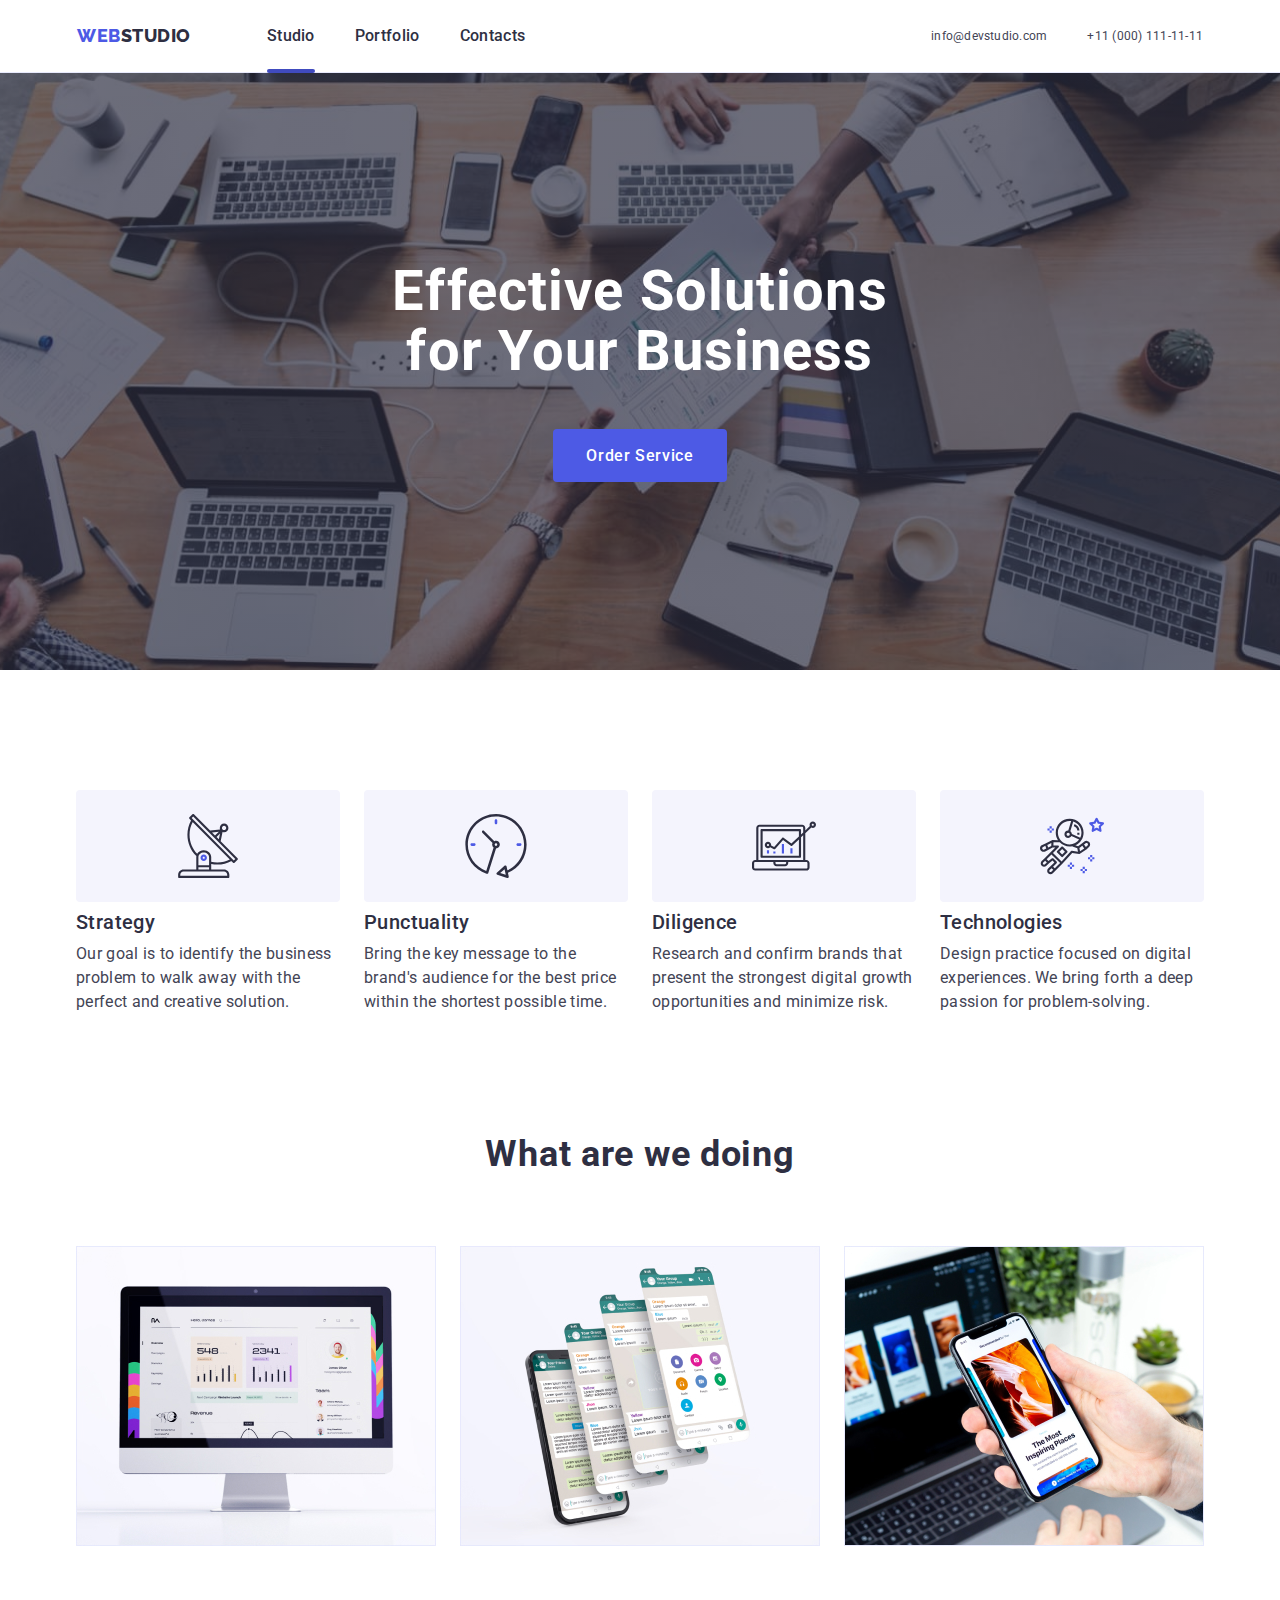
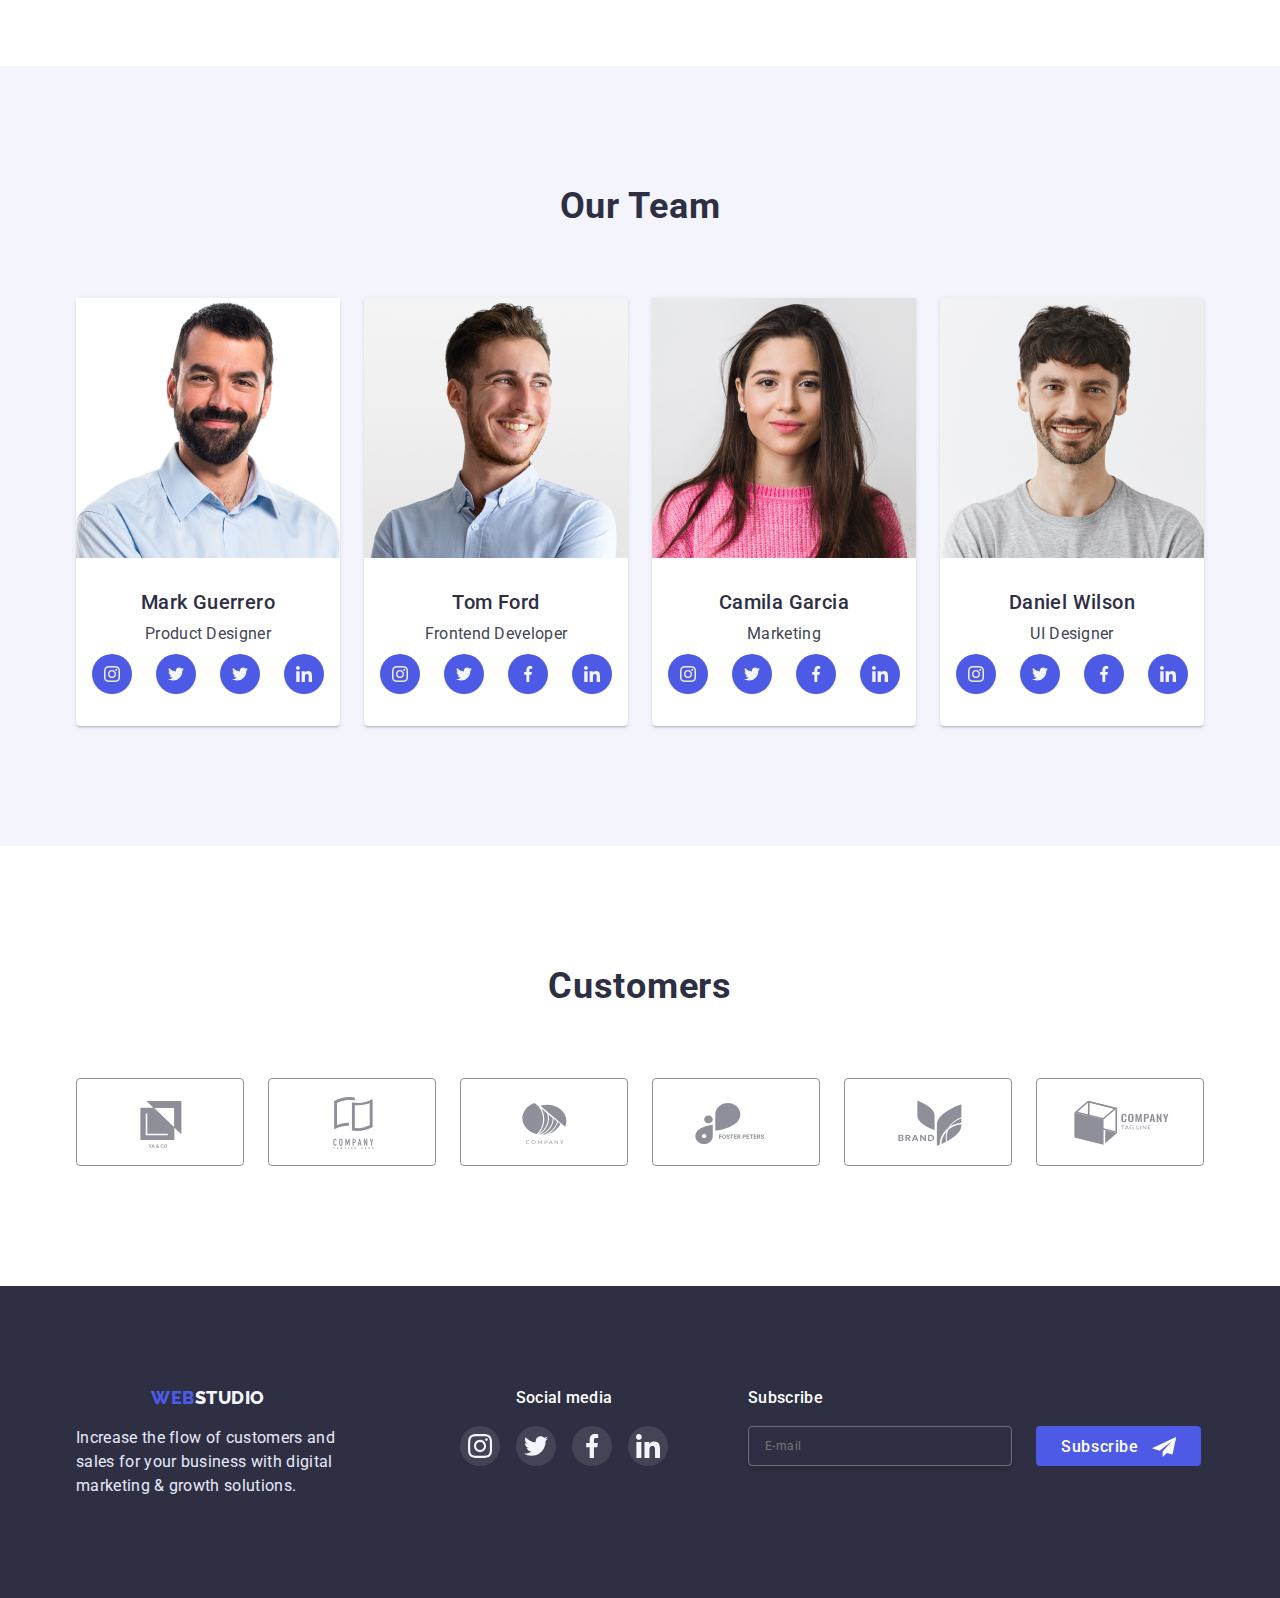
<file: index.html>
<!DOCTYPE html>
<html lang="en">
<head>
    <meta charset="UTF-8">
    <meta http-equiv="X-UA-Compatible" content="IE=edge">
    <meta name="viewport" content="width=device-width, initial-scale=1.0">
    <title>Webstudio</title>
    <link rel="preconnect" href="https://fonts.googleapis.com">
    <link rel="preconnect" href="https://fonts.gstatic.com" crossorigin>
    <link href="https://fonts.googleapis.com/css2?family=Raleway:wght@800&family=Roboto:wght@400;500;700;900&display=swap" rel="stylesheet">
    <link rel="stylesheet" href="https://cdnjs.cloudflare.com/ajax/libs/modern-normalize/1.1.0/modern-normalize.min.css">
    <link rel="stylesheet" href="./css/styles.css">
    <link rel="stylesheet" href="./css/mobile.css">
    <link rel="stylesheet" href="./css/tablet.css">
    <link rel="stylesheet" href="./css/desktop.css">
</head>
<body>
<header class="header">

    <!--Navigation-->

    <div class="container header-container">
        <nav class="header-navigation">
            <div class="logo-wrap">
                <a href ="./index.html" class="logo-first-part link">WEB<span class="logo-second-part">STUDIO</span>
                </a>
            </div>
                <ul class="header-list list">
                <li class="header-item">
                    <a class="header-link link current" href="./index.html">Studio</a>
                </li>
                <li class="header-item">
                    <a class="header-link link" href="./portfolio.html">Portfolio</a>
                </li>
                <li class="header-item">
                    <a class="header-link link" href="./Contacts">Contacts</a>
                </li>
                </ul>
        </nav>
<!--Contacts-->
    <ul class="contacts list">
        <li><a class="contact-mail link" href="mailto:info@devstudio.com">info@devstudio.com</a></li>
        <li><a class="contact-phone link" href="tel:+110001111111">+11 (000) 111-11-11</a></li>
    </ul>
    <button class="menu-open" data-menu-open type="button">
        <svg class="menu-open-item" width="32" height="22">
            <use href="./images/icons/icons.svg#icon-hamburger"></use>
        </svg>
    </button>
    </div>

<!-- Mobile Menu -->

    <div class="mob-menu is-hidden" data-menu>
        <div class="container">
            <div class="mob-menu-top">
                <button class="menu-close" data-menu-close type="button">
                    <svg class="menu-close-icon" width="8" height="8">
                    <use href="./images/icons/icons.svg#icon-close"></use>
                    </svg>
                </button>
                <nav class="mob-menu-nav">
                    <ul class="mob-menu-list list">
                        <li class="mob-menu-item">
                            <a class="mob-menu-link link" href="./index.html">Studio</a>
                        </li>
                        <li class="mob-menu-item">
                            <a class="mob-menu-link link" href="./portfolio.html">Portfolio</a>
                        </li>
                        <li class="mob-menu-item">
                            <a class="mob-menu-link link" href="./contacts.html">Contacts</a>
                        </li>
                    </ul>
                </nav>
            </div>
            <div class="mob-menu-bottom">
                    <ul class="mob-menu-contacts list">
                        <li><a class="mob-menu-contact-phone link" href="tel:+110001111111">+11 (000) 111-11-11</a></li>
                        <li><a class="mob-menu-contact-mail link" href="mailto:info@devstudio.com">info@devstudio.com</a></li>
                    </ul>
                    <ul class="mob-menu-soc-list list">
                        <li class="mob-menu-soc-item">
                            <a href="" class="mob-menu-soc-link link">
                            <svg class="mob-menu-soc-icon" width="24" height="24">
                                <use href="./images/icons/icons.svg#icon-instagram"></use>
                            </svg>
                            </a>
                        </li>
                        <li class="mob-menu-soc-item">
                            <a href="" class="mob-menu-soc-link link">
                            <svg class="mob-menu-soc-icon" width="24" height="24">
                                <use href="./images/icons/icons.svg#icon-twitter"></use>
                            </svg>
                            </a>
                        </li>
                        <li class="mob-menu-soc-item">
                            <a href="" class="mob-menu-soc-link link">
                            <svg class="mob-menu-soc-icon" width="24" height="24">
                                <use href="./images/icons/icons.svg#icon-facebook"></use>
                            </svg>
                            </a>
                        </li>
                        <li class="mob-menu-soc-item">
                            <a href="" class="mob-menu-soc-link link">
                            <svg class="mob-menu-soc-icon" width="24" height="24">
                                <use href="./images/icons/icons.svg#icon-linkedin"></use>
                            </svg>
                            </a>
                        </li>
                    </ul>
            </div>
        </div>
    </div>
</header>

<main>
<!--Tittle in the center-->
    <section class="hero-section">
    <div class="container">
        <h1 class="hero-title"> 
            Effective Solutions for Your Business 
        </h1>
        <button type="button" class="btn btn-primary" data-modal-open> Order Service </button>
    </div>
    </section>
<!--Feature Section with a short description-->
    <section class="features-section">
            <div class="container">
                <h2 class="features-title visually-hidden">Short features description</h2>
                <ul class="features-list list">
                    <li class="features-item">
                        <div class="features-icons-item">
                            <svg class="features-icon" width="64" height="64">
                                <use href="./images/icons/icons.svg#icon-antenna"></use>
                            </svg>
                        </div>
                        <h3 class="features-paragraph-title">Strategy</h3> 
                        <p class="features-paragraph">Our goal is to identify the business problem to walk away with the perfect and creative solution.</p>
                    </li>
                    <li class="features-item">
                        <div class="features-icons-item">
                            <svg class="features-icon" width="64" height="64">
                                <use href="./images/icons/icons.svg#icon-clock"></use>
                            </svg>
                        </div>
                        <h3 class="features-paragraph-title">Punctuality</h3>
                        <p class="features-paragraph">Bring the key message to the brand's audience for the best price within the shortest possible time.</p>
                    </li>
                    <li class="features-item">
                        <div class="features-icons-item">
                            <svg class="features-icon" width="64" height="64">
                                <use href="./images/icons/icons.svg#icon-diagram"></use>
                            </svg>
                        </div>
                        <h3 class="features-paragraph-title">Diligence</h3>
                        <p class="features-paragraph">Research and confirm brands that present the strongest digital growth opportunities and minimize risk.</p></li>
                    <li class="features-item">
                        <div class="features-icons-item">
                            <svg class="features-icon" width="64" height="64">
                                <use href="./images/icons/icons.svg#icon-astronaut"></use>
                            </svg>
                        </div>
                        <h3 class="features-paragraph-title">Technologies</h3>
                        <p class="features-paragraph">Design practice focused on digital experiences. We bring forth a deep passion for problem-solving.</p>
                    </li>
                </ul>
            </div>
    </section>

<!--What are we doing / Pictures-->   
    <section class="section pictures">
            <div class="container">
                <h2 class="pictures-title">What are we doing</h2> 
                <ul class="pictures-list list">
                    <li><img 
                        srcset="./images/img1.jpg 1x, ./images/img1-2x.jpg 2x"
                        src="./images/img1.jpg" alt="picture screen" width="360" height="300"></li>
                    <li><img 
                        srcset="./images/img2.jpg 1x, ./images/img2-2x.jpg 2x"
                        src="./images/img2.jpg" alt="picture phone-layers" width="360" height="300"></li>
                    <li><img 
                        srcset="./images/img3.jpg 1x, ./images/img3-2x.jpg 2x"
                        src="./images/img3.jpg" alt="picture phone-hand" width="360" height="300"></li>
                </ul>
            </div>
    </section> 

<!--Team-->
    <section class="team section">
        <div class="container">
            <h2 class="team-title">Our Team</h2>
                <ul class="team-members list">
                    <li class="team-item">
                        <img 
                        srcset="./images/img4.jpg 1x, ./images/img4-2x.jpg 2x"
                        src="./images/img4.jpg" alt="Photo Mark Guerrero" width="264" height="260">
                        <h4 class="team-member-name">Mark Guerrero</h4>
                        <p class="team-paragraph">Product Designer</p>
                        <ul class="team-soc-list list">
                            <li class="team-soc-item">
                                <a href="" class="team-soc-link link">
                                <svg class="team-soc-icon" width="16" height="16">
                                    <use href="./images/icons/icons.svg#icon-instagram"></use>
                                </svg>
                                </a>
                            </li>
                            <li class="team-soc-item">
                                <a href="" class="team-soc-link link">
                                <svg class="team-soc-icon" width="16" height="16">
                                    <use href="./images/icons/icons.svg#icon-twitter"></use>
                                </svg>
                                </a>
                            </li>
                            <li class="team-soc-item">
                                <a href="" class="team-soc-link link">
                                <svg class="team-soc-icon" width="16" height="16">
                                    <use href="./images/icons/icons.svg#icon-twitter"></use>
                                </svg>
                                </a>
                            </li>
                            <li class="team-soc-item">
                                <a href="" class="team-soc-link link">
                                <svg class="team-soc-icon" width="16" height="16">
                                    <use href="./images/icons/icons.svg#icon-linkedin"></use>
                                </svg>
                                </a>
                            </li>
                        </ul>
                    </li>
                    <li class="team-item">
                        <img 
                        srcset="./images/img5.jpg 1x, ./images/img5-2x.jpg 2x"
                        src="./images/img5.jpg" alt="Photo Tom Ford" width="264" height="260">
                        <h4 class="team-member-name">Tom Ford</h4>
                        <p class="team-paragraph">Frontend Developer</p>
                        <ul class="team-soc-list list">
                            <li class="team-soc-item">
                                <a href="" class="team-soc-link link">
                                <svg class="team-soc-icon" width="16" height="16">
                                    <use href="./images/icons/icons.svg#icon-instagram"></use>
                                </svg>
                                </a>    
                            </li>
                            <li class="team-soc-item">
                                <a href="" class="team-soc-link link">
                                <svg class="team-soc-icon" width="16" height="16">
                                    <use href="./images/icons/icons.svg#icon-twitter"></use>
                                </svg>
                                </a>
                            </li>
                            <li class="team-soc-item">
                                <a href="" class="team-soc-link link">
                                <svg class="team-soc-icon" width="16" height="16">
                                    <use href="./images/icons/icons.svg#icon-facebook"></use>
                                </svg>
                                </a>
                            </li>
                            <li class="team-soc-item">
                                <a href="" class="team-soc-link link">
                                <svg class="team-soc-icon" width="16" height="16">
                                    <use href="./images/icons/icons.svg#icon-linkedin"></use>
                                </svg>
                                </a>
                            </li>
                        </ul>
                    </li>
                    <li class="team-item">
                        <img 
                        srcset="./images/img6.jpg 1x, ./images/img6-2x.jpg 2x"
                        src="./images/img6.jpg" alt="Photo Camila Garcia" width="264" height="260">
                        <h4 class="team-member-name">Camila Garcia</h4>
                        <p class="team-paragraph">Marketing</p>
                        <ul class="team-soc-list list">
                            <li class="team-soc-item">
                                <a href="" class="team-soc-link link">
                                <svg class="team-soc-icon" width="16" height="16">
                                    <use href="./images/icons/icons.svg#icon-instagram"></use>
                                </svg>
                                </a>
                            </li>
                            <li class="team-soc-item">
                                <a href="" class="team-soc-link link">
                                <svg class="team-soc-icon" width="16" height="16">
                                    <use href="./images/icons/icons.svg#icon-twitter"></use>
                                </svg>
                                </a>
                            </li>
                            <li class="team-soc-item">
                                <a href="" class="team-soc-link link">
                                <svg class="team-soc-icon" width="16" height="16">
                                    <use href="./images/icons/icons.svg#icon-facebook"></use>
                                </svg>
                                </a>
                            </li>
                            <li class="team-soc-item">
                                <a href="" class="team-soc-link link">
                                <svg class="team-soc-icon" width="16" height="16">
                                    <use href="./images/icons/icons.svg#icon-linkedin"></use>
                                </svg>
                                </a>
                            </li>
                        </ul>
                    </li>
                    <li class="team-item">
                        <img 
                        srcset="./images/img7.jpg 1x, ./images/img7-2x.jpg 2x"
                        src="./images/img7.jpg" alt="Photo Daniel Wilson" width="264" height="260">
                        <h4 class="team-member-name">Daniel Wilson</h4>
                        <p class="team-paragraph">UI Designer</p>
                        <ul class="team-soc-list list">
                            <li class="team-soc-item">
                                <a href="" class="team-soc-link link">
                                <svg class="team-soc-icon" width="16" height="16">
                                    <use href="./images/icons/icons.svg#icon-instagram"></use>
                                </svg>
                                </a>
                            </li>
                            <li class="team-soc-item">
                                <a href="" class="team-soc-link link">
                                <svg class="team-soc-icon" width="16" height="16">
                                    <use href="./images/icons/icons.svg#icon-twitter"></use>
                                </svg>
                                </a>
                            </li>
                            <li class="team-soc-item">
                                <a href="" class="team-soc-link link">
                                <svg class="team-soc-icon" width="16" height="16">
                                    <use href="./images/icons/icons.svg#icon-facebook"></use>
                                </svg>
                                </a>
                            </li>
                            <li class="team-soc-item">
                                <a href="" class="team-soc-link link">
                                <svg class="team-soc-icon" width="16" height="16">
                                    <use href="./images/icons/icons.svg#icon-linkedin"></use>
                                </svg>
                                </a>
                            </li>
                        </ul>
                    </li>
                </ul>
        </div>
    </section>
    <!--Customers-->
    <section class="customers section">
        <div class="container">
            <h2 class="customers-title">Customers</h2>
                <ul class="customers-list list">
                    <li class="customer-item">
                        <a href="" class="customer-link link">
                        <svg class="customer-icon" width="104" height="56">
                            <use href="./images/icons/icons.svg#icon-logo1"></use>
                        </svg>
                        </a>
                    </li>
                    <li class="customer-item">
                        <a href="" class="customer-link link">
                        <svg class="customer-icon" width="104" height="56">
                            <use href="./images/icons/icons.svg#icon-logo2"></use>
                        </svg>
                        </a>
                    </li>
                    <li class="customer-item">
                        <a href="" class="customer-link link">
                        <svg class="customer-icon" width="104" height="56">
                            <use href="./images/icons/icons.svg#icon-logo3"></use>
                        </svg>
                        </a>
                    </li>
                    <li class="customer-item">
                        <a href="" class="customer-link link">
                        <svg class="customer-icon" width="104" height="56">
                            <use href="./images/icons/icons.svg#icon-logo4"></use>
                        </svg>
                        </a>
                    </li>
                    <li class="customer-item">
                        <a href="" class="customer-link link">
                        <svg class="customer-icon" width="104" height="56">
                            <use href="./images/icons/icons.svg#icon-logo5"></use>
                        </svg>
                        </a>
                    </li>
                    <li class="customer-item">
                        <a href="" class="customer-link link">
                        <svg class="customer-icon" width="104" height="56">
                            <use href="./images/icons/icons.svg#icon-logo6"></use>
                        </svg>
                        </a>
                    </li>
                </ul>
        </div>
    </section>
</main>
<footer class="footer">
    <div class="container">
        <div class="footer-first-part">
            <a href ="./index.html" class="logo-first-part link">WEB<span class="logo-second-part footer-logo-second-part">STUDIO</span></a>
            <p class="footer-paragraph">Increase the flow of customers and sales for your business with digital marketing & growth solutions.</p>
        </div>
        <div class="footer-second-part">
            <h4 class="social-title">Social media</h4>
                <ul class="social-list list">
                    <li class="social-item">
                        <a href="" class="social-link link">
                            <svg class="social-icon" width="24" height="24">
                                <use href="./images/icons/icons.svg#icon-instagram"></use>
                            </svg>
                        </a>
                    </li>
                    <li class="social-item">
                        <a href="" class="social-link link">
                            <svg class="social-icon" width="24" height="24">
                                <use href="./images/icons/icons.svg#icon-twitter"></use>
                            </svg>
                        </a>
                    </li>
                    <li class="social-item">
                        <a href="" class="social-link link">
                            <svg class="social-icon" width="24" height="24">
                                <use href="./images/icons/icons.svg#icon-facebook"></use>
                            </svg>
                        </a>
                    </li>
                    <li class="social-item">
                        <a href="" class="social-link link">
                            <svg class="social-icon" width="24" height="24">
                                <use href="./images/icons/icons.svg#icon-linkedin"></use>
                            </svg>
                        </a>
                    </li>
                </ul>
        </div>
        <div class="footer-third-part">
            <h4 class="social-title">Subscribe</h4>
            <form class="subscribe-wrap">
                    <input type="email" class="footer-input-email" 
                    name="user-email"
                    placeholder="E-mail"
                    required 
                    id="user-email"
                    />
                <button type="submit" class="btn subscribe-btn">Subscribe
                    <svg class="subscribe-icon" width="24" height="24">
                        <use href="./images/icons/icons.svg#icon-send"></use>
                    </svg>
                </button>
            </form>
        </div>
    </div>
</footer>
<!-- Modal Menu -->
<div class="backdrop is-hidden" data-modal>
    <div class="modal">
        <button type="button" class="modal-close" data-modal-close>
            <svg class="modal-icon" width="8" height="8">
                <use href="./images/icons/icons.svg#icon-close"></use>
            </svg>
        </button>
        <p class="modal-title">Leave your contacts and we will call you back</p>
        <form class="modal-form">
            <label for="user-name">
                <span class="input-text">Name</span>
                <div class="input-wrap">
                    <input type="text" class="modal-input" 
                    name="user-name"
                    placeholder
                    required
                    id="user-name" 
                    /> 
                    <svg class="input-icon" width="18" height="18">
                        <use href="./images/icons/icons.svg#icon-person"></use>
                    </svg>
                </div>
            </label>
            <label for="user-tel">
                <span class="input-text">Phone</span>
                <div class="input-wrap">
                    <input type="tel" class="modal-input" 
                    name="user-tel"
                    placeholder 
                    required
                    id="user-tel"
                    />
                    <svg class="input-icon" width="18" height="24">
                        <use href="./images/icons/icons.svg#icon-phone"></use>
                    </svg>
                </div>
            </label>
            <label for="user-email">
                <span class="input-text">Email</span>
                <div class="input-wrap">
                    <input type="email" class="modal-input" 
                    name="user-email"
                    placeholder 
                    required 
                    id="user-email"
                    />
                    <svg class="input-icon" width="18" height="24">
                        <use href="./images/icons/icons.svg#icon-letter"></use>
                    </svg>
                </div>
            </label>
            <label for="user-comment">
                <span class="input-text">Comment</span>
                    <textarea class="modal-comment"
                    placeholder="Text input" 
                    name="user-comment" id="user-comment"></textarea>
            </label>
                <div class="policy">
                    <input class="checkbox visually-hidden" type="checkbox" name="policy" id="policy" value="true">
                    <label for="policy" class="checkbox-policy">
                            <span>
                                <svg class="check-icon" width="10" height="8">
                                    <use href="./images/icons/icons.svg#icon-check"></use>
                                </svg>
                            </span>
                            <p>
                                I accept the terms and conditions of the&nbsp;
                            <a href="" class="policy-link">Privacy Policy</a>
                            </p>
                    </label>
                </div>
                <button type="submit" class="btn modal-btn">Send</button>
        </form>
    </div>
</div>
<script src="./js/modal.js"></script>
<script src="./js/mobile-menu.js"></script>
</body>
</html>
</file>
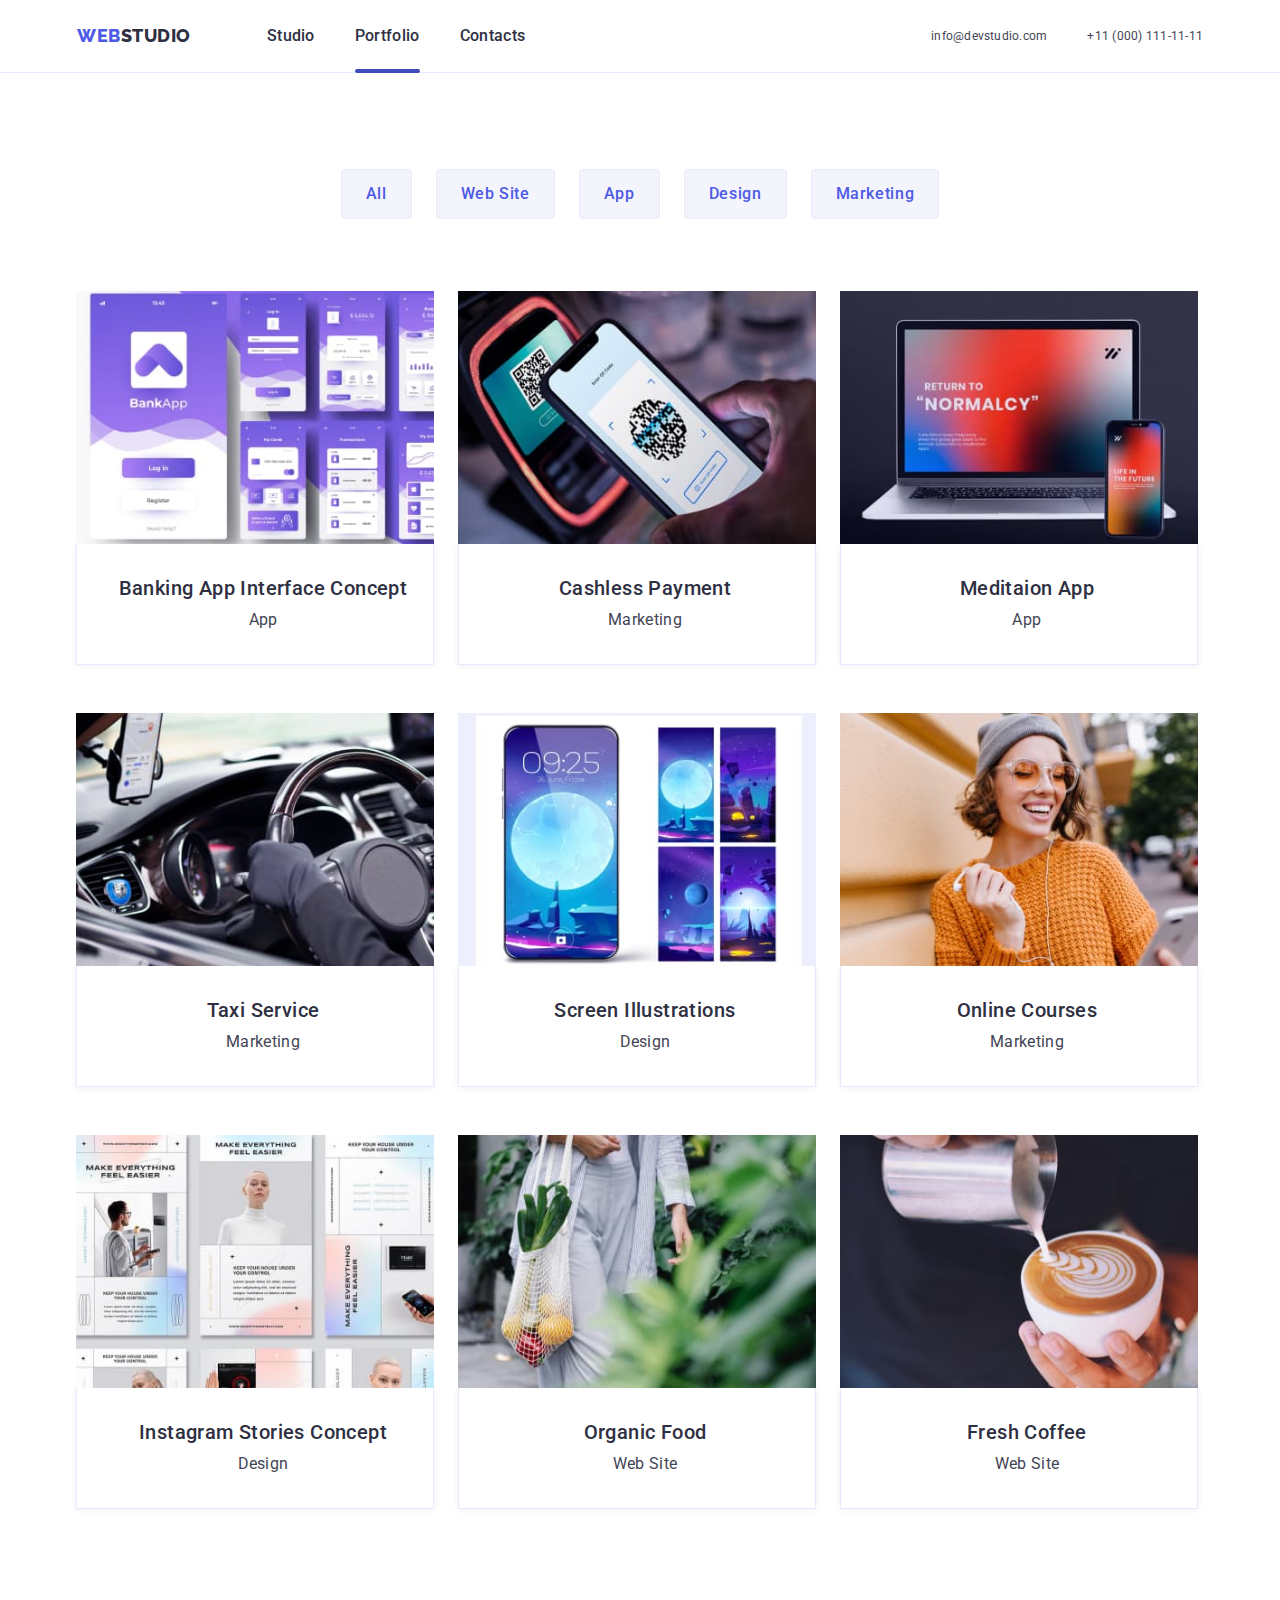
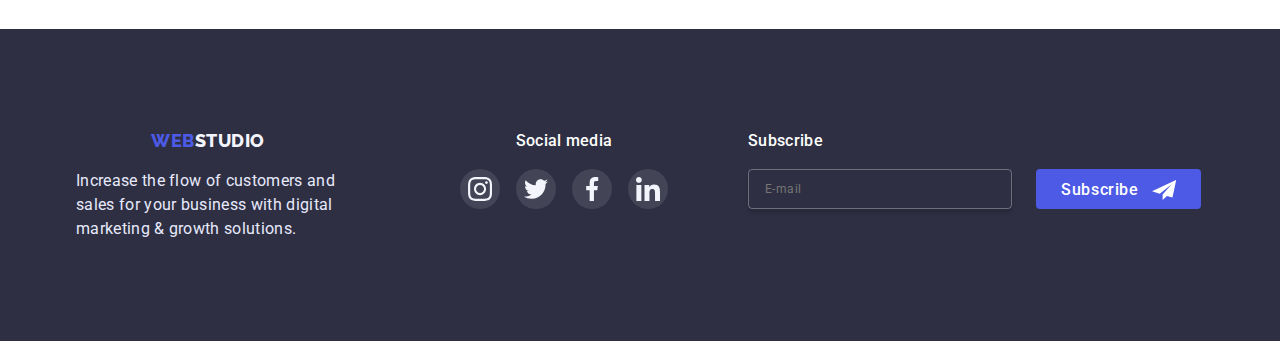
<file: portfolio.html>
<!DOCTYPE html>
<html lang="en">
<head>
    <meta charset="UTF-8">
    <meta http-equiv="X-UA-Compatible" content="IE=edge">
    <meta name="viewport" content="width=device-width, initial-scale=1.0">
    <title>Portfolio</title>
    <link rel="preconnect" href="https://fonts.googleapis.com">
    <link rel="preconnect" href="https://fonts.gstatic.com" crossorigin>
    <link href="https://fonts.googleapis.com/css2?family=Raleway:wght@800&family=Roboto:wght@400;500;700;900&display=swap" rel="stylesheet">
    <link rel="stylesheet" href="https://cdnjs.cloudflare.com/ajax/libs/modern-normalize/1.1.0/modern-normalize.min.css">
    <link rel="stylesheet" href="./css/styles.css">
    <link rel="stylesheet" href="./css/mobile.css">
    <link rel="stylesheet" href="./css/tablet.css">
    <link rel="stylesheet" href="./css/desktop.css">
</head>

<body>
    <header class="header">

<!--Navigation-->

            <div class="container header-container">
                <nav class="header-navigation">
                    <div class="logo-wrap">
                        <a href ="./index.html" class="logo-first-part link">WEB<span class="logo-second-part">STUDIO</span>
                        </a>
                    </div>
                <ul class="header-list list">
                    <li class="header-item">
                        <a class="header-link link" href="./index.html">Studio</a>
                    </li>
                    <li class="header-item">
                        <a class="header-link link current" href="./portfolio.html">Portfolio</a>
                    </li>
                    <li class="header-item">
                        <a class="header-link link" href="./Contacts">Contacts</a>
                    </li>
                </ul>
                </nav>
            <!--Contacts-->
            <ul class="contacts list">
                <li><a class="contact-mail link" href="mailto:info@devstudio.com">info@devstudio.com</a></li>
                <li><a class="contact-phone link" href="tel:+110001111111">+11 (000) 111-11-11</a></li>
            </ul>
            <button class="menu-open" data-menu-open type="button">
                <svg class="menu-open-item" width="32" height="22">
                    <use href="./images/icons/icons.svg#icon-hamburger"></use>
                </svg>
            </button>
            </div>
        
<!-- Mobile Menu -->

    <div class="mob-menu is-hidden" data-menu>
        <div class="container">
            <div class="mob-menu-top">
                <button class="menu-close" data-menu-close type="button">
                    <svg class="menu-close-icon" width="8" height="8">
                    <use href="./images/icons/icons.svg#icon-close"></use>
                    </svg>
                </button>
                <nav class="mob-menu-nav">
                    <ul class="mob-menu-list list">
                        <li class="mob-menu-item">
                            <a class="mob-menu-link link" href="./index.html">Studio</a>
                        </li>
                        <li class="mob-menu-item">
                            <a class="mob-menu-link link" href="./portfolio.html">Portfolio</a>
                        </li>
                        <li class="mob-menu-item">
                            <a class="mob-menu-link link" href="./contacts.html">Contacts</a>
                        </li>
                    </ul>
                </nav>
            </div>
            <div class="mob-menu-bottom">
                    <ul class="mob-menu-contacts list">
                        <li><a class="mob-menu-contact-phone link" href="tel:+110001111111">+11 (000) 111-11-11</a></li>
                        <li><a class="mob-menu-contact-mail link" href="mailto:info@devstudio.com">info@devstudio.com</a></li>
                    </ul>
                    <ul class="mob-menu-soc-list list">
                        <li class="mob-menu-soc-item">
                            <a href="" class="mob-menu-soc-link link">
                            <svg class="mob-menu-soc-icon" width="24" height="24">
                                <use href="./images/icons/icons.svg#icon-instagram"></use>
                            </svg>
                            </a>
                        </li>
                        <li class="mob-menu-soc-item">
                            <a href="" class="mob-menu-soc-link link">
                            <svg class="mob-menu-soc-icon" width="24" height="24">
                                <use href="./images/icons/icons.svg#icon-twitter"></use>
                            </svg>
                            </a>
                        </li>
                        <li class="mob-menu-soc-item">
                            <a href="" class="mob-menu-soc-link link">
                            <svg class="mob-menu-soc-icon" width="24" height="24">
                                <use href="./images/icons/icons.svg#icon-facebook"></use>
                            </svg>
                            </a>
                        </li>
                        <li class="mob-menu-soc-item">
                            <a href="" class="mob-menu-soc-link link">
                            <svg class="mob-menu-soc-icon" width="24" height="24">
                                <use href="./images/icons/icons.svg#icon-linkedin"></use>
                            </svg>
                            </a>
                        </li>
                    </ul>
            </div>
        </div>
    </div>
        </header>
<main>

<!--Portfolio-->

    <section class="portfolio section">
        <div class="container">
            <h1 class="visually-hidden">Portfolio</h1>       
            <ul class="buttons-list list">
                <li>
                    <button type="button" class="btn btn-secondary">All</button>
                </li>
                <li>
                    <button type="button" class="btn btn-secondary">Web Site</button>
                </li>
                <li>
                    <button type="button" class="btn btn-secondary">App</button>
                </li>
                <li>
                    <button type="button" class="btn btn-secondary">Design</button>
                </li>
                <li>
                    <button type="button" class="btn btn-secondary">Marketing</button>
                </li>
            </ul>
    
    <!--List of Pictures and Services-->
    
            <ul class="services-list list">
                <li class="service-item">
                    <a href="" class="service-link link">
                        <div class="service-overlay">
                            <picture class="portfolio-picture">
                                <source
                                srcset="./images/img-portf1-mob.jpg 1x, ./images/img-portf1-mob-2x.jpg 2x"
                                media="(min-width: 480px)"
                                />
                                <source
                                srcset="./images/img-portf1-tab.jpg 1x, ./images/img-portf1-tab-2x.jpg 2x"
                                media="(min-width: 768px)"
                                />
                                <source
                                srcset="./images/img-portf1.jpg 1x, ./images/img-portf1-2x.jpg 2x"
                                media="(min-width: 1200px)"
                                />
                                <img src="images/img-portf1.jpg" alt="BankApp" width="396" height="280">
                            </picture>
                            <p class="service-top-tex">14 Stylish and User-Friendly App Design Concepts · Task Manager App · Calorie Tracker App · Exotic Fruit Ecommerce App · Cloud Storage App</p>
                        </div>
                        <div class="service-name">
                            <h2 class="service-title">Banking App Interface Concept</h2>
                            <p class="service-type">App</p>
                        </div>
                    </a>
                </li>
                <li class="service-item">
                    <a href="" class="link">
                        <div class="service-overlay">
                            <picture class="portfolio-picture">
                                <source
                                srcset="./images/img-portf2-mob.jpg 1x, ./images/img-portf2-mob-2x.jpg 2x"
                                media="(min-width: 480px)"
                                />
                                <source
                                srcset="./images/img-portf2-tab.jpg 1x, ./images/img-portf2-tab-2x.jpg 2x"
                                media="(min-width: 768px)"
                                />
                                <source
                                srcset="./images/img-portf2.jpg 1x, ./images/img-portf2-2x.jpg 2x"
                                media="(min-width: 1200px)"
                                />
                                <img src="images/img-portf2.jpg" alt="blue square" width="396" height="280">
                            </picture>
                            <p class="service-top-tex">14 Stylish and User-Friendly App Design Concepts · Task Manager App · Calorie Tracker App · Exotic Fruit Ecommerce App · Cloud Storage App</p>
                        </div>
                        <div class="service-name">
                            <h2 class="service-title">Cashless Payment</h2>
                            <p class="service-type">Marketing</p>
                        </div>
                    </a>
                </li>
                <li class="service-item">
                    <a href="" class="link">
                        <div class="service-overlay">
                            <picture class="portfolio-picture">
                                <source
                                srcset="./images/img-portf3-mob.jpg 1x, ./images/img-portf3-mob-2x.jpg 2x"
                                media="(min-width: 480px)"
                                />
                                <source
                                srcset="./images/img-portf3-tab.jpg 1x, ./images/img-portf3-tab-2x.jpg 2x"
                                media="(min-width: 768px)"
                                />
                                <source
                                srcset="./images/img-portf3.jpg 1x, ./images/img-portf3-2x.jpg 2x"
                                media="(min-width: 1200px)"
                                />
                            <img src="images/img-portf3.jpg" alt="Laptop" width="396" height="280">
                            </picture>
                            <p class="service-top-tex">14 Stylish and User-Friendly App Design Concepts · Task Manager App · Calorie Tracker App · Exotic Fruit Ecommerce App · Cloud Storage App</p>
                        </div>
                        <div class="service-name">
                            <h2 class="service-title">Meditaion App</h2>
                            <p class="service-type">App</p>
                        </div>
                    </a>
                </li>
                <li class="service-item">
                    <a href="" class="link">
                        <div class="service-overlay">
                            <picture class="portfolio-picture">
                                <source
                                srcset="./images/img-portf4-mob.jpg 1x, ./images/img-portf4-mob-2x.jpg 2x"
                                media="(min-width: 480px)"
                                />
                                <source
                                srcset="./images/img-portf4-tab.jpg 1x, ./images/img-portf4-tab-2x.jpg 2x"
                                media="(min-width: 768px)"
                                />
                                <source
                                srcset="./images/img-portf4.jpg 1x, ./images/img-portf4-2x.jpg 2x"
                                media="(min-width: 1200px)"
                                />
                            <img src="images/img-portf4.jpg" alt="Taxi" width="396" height="280">
                            </picture>
                            <p class="service-top-tex">14 Stylish and User-Friendly App Design Concepts · Task Manager App · Calorie Tracker App · Exotic Fruit Ecommerce App · Cloud Storage App</p>
                        </div>
                        <div class="service-name">
                            <h2 class="service-title">Taxi Service</h2>
                            <p class="service-type">Marketing</p>
                        </div>
                    </a>
                </li>
                <li class="service-item">
                    <a href="" class="link">
                        <div class="service-overlay">
                            <picture class="portfolio-picture">
                                <source
                                srcset="./images/img-portf5-mob.jpg 1x, ./images/img-portf5-mob-2x.jpg 2x"
                                media="(min-width: 480px)"
                                />
                                <source
                                srcset="./images/img-portf5-tab.jpg 1x, ./images/img-portf5-tab-2x.jpg 2x"
                                media="(min-width: 768px)"
                                />
                                <source
                                srcset="./images/img-portf5.jpg 1x, ./images/img-portf5-2x.jpg 2x"
                                media="(min-width: 1200px)"
                                />
                                <img src="images/img-portf5.jpg" alt="Mobile phone" width="396" height="280">
                            </picture>
                            <p class="service-top-tex">14 Stylish and User-Friendly App Design Concepts · Task Manager App · Calorie Tracker App · Exotic Fruit Ecommerce App · Cloud Storage App</p>
                        </div>
                        <div class="service-name">
                            <h2 class="service-title">Screen Illustrations</h2>
                            <p class="service-type">Design</p>
                        </div>
                    </a>
                </li>
                <li class="service-item">
                    <a href="" class="link">
                        <div class="service-overlay">
                            <picture class="portfolio-picture">
                                <source
                                srcset="./images/img-portf6-mob.jpg 1x, ./images/img-portf6-mob-2x.jpg 2x"
                                media="(min-width: 480px)"
                                />
                                <source
                                srcset="./images/img-portf6-tab.jpg 1x, ./images/img-portf6-tab-2x.jpg 2x"
                                media="(min-width: 768px)"
                                />
                                <source
                                srcset="./images/img-portf6.jpg 1x, ./images/img-portf6-2x.jpg 2x"
                                media="(min-width: 1200px)"
                                />
                                <img src="images/img-portf6.jpg" alt="Girl" width="396" height="280">
                            </picture>
                            <p class="service-top-tex">14 Stylish and User-Friendly App Design Concepts · Task Manager App · Calorie Tracker App · Exotic Fruit Ecommerce App · Cloud Storage App</p>
                        </div>
                        <div class="service-name">
                            <h2 class="service-title">Online Courses</h2>
                            <p class="service-type">Marketing</p>
                        </div>
                    </a>
                </li>
                <li class="service-item">
                    <a href="" class="link">
                        <div class="service-overlay">
                            <picture class="portfolio-picture">
                                <source
                                srcset="./images/img-portf7-mob.jpg 1x, ./images/img-portf7-mob-2x.jpg 2x"
                                media="(min-width: 480px)"
                                />
                                <source
                                srcset="./images/img-portf7-tab.jpg 1x, ./images/img-portf7-tab-2x.jpg 2x"
                                media="(min-width: 768px)"
                                />
                                <source
                                srcset="./images/img-portf7.jpg 1x, ./images/img-portf7-2x.jpg 2x"
                                media="(min-width: 1200px)"
                                />
                                <img src="images/img-portf7.jpg" alt="Instagram pages" width="396" height="280">
                            </picture>
                            <p class="service-top-tex">14 Stylish and User-Friendly App Design Concepts · Task Manager App · Calorie Tracker App · Exotic Fruit Ecommerce App · Cloud Storage App</p>
                        </div>
                        <div class="service-name">
                            <h2 class="service-title">Instagram Stories Concept</h2>
                            <p class="service-type">Design</p>
                        </div>
                    </a>
                </li>
                <li class="service-item">
                    <a href="" class="link">
                        <div class="service-overlay">
                            <picture class="portfolio-picture">
                                <source
                                srcset="./images/img-portf8-mob.jpg 1x, ./images/img-portf8-mob-2x.jpg 2x"
                                media="(min-width: 480px)"
                                />
                                <source
                                srcset="./images/img-portf8-tab.jpg 1x, ./images/img-portf8-tab-2x.jpg 2x"
                                media="(min-width: 768px)"
                                />
                                <source
                                srcset="./images/img-portf8.jpg 1x, ./images/img-portf8-2x.jpg 2x"
                                media="(min-width: 1200px)"
                                />
                                <img src="images/img-portf8.jpg" alt="Woman with bag" width="396" height="280">
                            </picture>
                            <p class="service-top-tex">14 Stylish and User-Friendly App Design Concepts · Task Manager App · Calorie Tracker App · Exotic Fruit Ecommerce App · Cloud Storage App</p>
                        </div>
                        <div class="service-name">
                            <h2 class="service-title">Organic Food</h2>
                            <p class="service-type">Web Site</p>
                        </div>
                    </a>
                </li>
                <li class="service-item">
                    <a href="" class="link">
                        <div class="service-overlay">
                            <picture class="portfolio-picture">
                                <source
                                srcset="./images/img-portf9-mob.jpg 1x, ./images/img-portf9-mob-2x.jpg 2x"
                                media="(min-width: 480px)"
                                />
                                <source
                                srcset="./images/img-portf9-tab.jpg 1x, ./images/img-portf9-tab-2x.jpg 2x"
                                media="(min-width: 768px)"
                                />
                                <source
                                srcset="./images/img-portf9.jpg 1x, ./images/img-portf9-2x.jpg 2x"
                                media="(min-width: 1200px)"
                                />
                                <img src="images/img-portf9.jpg" alt="Hands and Coffee" width="396" height="280">
                            </picture>
                            <p class="service-top-tex">14 Stylish and User-Friendly App Design Concepts · Task Manager App · Calorie Tracker App · Exotic Fruit Ecommerce App · Cloud Storage App</p>
                        </div>
                        <div class="service-name">
                            <h2 class="service-title">Fresh Coffee</h2>
                            <p class="service-type">Web Site</p>
                        </div>
                    </a>
                </li>
            </ul>
        </div>
    </section>
</main>
<footer class="footer">
    <div class="container">
        <div class="footer-first-part">
            <a href ="./index.html" class="logo-first-part link">WEB<span class="logo-second-part footer-logo-second-part">STUDIO</span></a>
            <p class="footer-paragraph">Increase the flow of customers and sales for your business with digital marketing & growth solutions.</p>
        </div>
        <div class="footer-second-part">
            <h4 class="social-title">Social media</h4>
                <ul class="social-list list">
                    <li class="social-item">
                        <a href="" class="social-link link">
                            <svg class="social-icon" width="24" height="24">
                                <use href="./images/icons/icons.svg#icon-instagram"></use>
                            </svg>
                        </a>
                    </li>
                    <li class="social-item">
                        <a href="" class="social-link link">
                            <svg class="social-icon" width="24" height="24">
                                <use href="./images/icons/icons.svg#icon-twitter"></use>
                            </svg>
                        </a>
                    </li>
                    <li class="social-item">
                        <a href="" class="social-link link">
                            <svg class="social-icon" width="24" height="24">
                                <use href="./images/icons/icons.svg#icon-facebook"></use>
                            </svg>
                        </a>
                    </li>
                    <li class="social-item">
                        <a href="" class="social-link link">
                            <svg class="social-icon" width="24" height="24">
                                <use href="./images/icons/icons.svg#icon-linkedin"></use>
                            </svg>
                        </a>
                    </li>
                </ul>
        </div>
        <div class="footer-third-part">
            <h4 class="social-title">Subscribe</h4>
            <form class="subscribe-wrap">
                    <input type="email" class="footer-input-email" 
                    name="user-email"
                    placeholder="E-mail"
                    required 
                    id="user-email"
                    />
                <button type="submit" class="btn subscribe-btn">Subscribe
                    <svg class="subscribe-icon" width="24" height="24">
                        <use href="./images/icons/icons.svg#icon-send"></use>
                    </svg>
                </button>
            </form>
        </div>
    </div>
</footer>
<script src="./js/modal.js"></script>
<script src="./js/mobile-menu.js"></script>
</body>
</html>
</file>
<file: css/styles.css>
:root {
--navigation-color: #2E2F42;
--first-title-color: #FFFFFF;
--btn-color: #E7E9FC;
--main-text-color: #434455;
--accent-color: #4D5AE5;
--btn-focur-color: #404BBF;
--background-color: #F4F4FD;
--customers: #8E8F99;
--icon-hover: #31D0AA;
--modal-color: #FCFCFC;
--transition: 250ms cubic-bezier(0.4, 0, 0.2, 1);

}

body {
    background-color: var(--first-title-color);
    font-family: 'Roboto', 'sans-serif';
    font-style: normal;
    font-weight: 400;
    color: var(--main-text-color);
}

h1, h2, h3, h4, p, ul, ol {
    margin-top: 0;
    margin-bottom: 0;
}

img {
    display: block;
    max-width: 100%;
    height: auto;
}

.container {
    /* width: 1158px; */
    padding-left: 15px;
    padding-right: 15px;
    outline: 1px;
    margin: 0 auto;
}

.section {
    padding-top: 96px;
    padding-bottom: 96px;
}

.list {
    list-style: none;
    padding: 0;
}
.link {text-decoration: none;}

.is-hidden {
    opacity: 0;
    visibility: hidden;
    pointer-events: none;
}
.visually-hidden {
    position: absolute;
    width: 1px;
    height: 1px;
    margin: -1px;
    border: 0;
    padding: 0;
    white-space: nowrap;
    clip-path: inset(100%);
    clip: rect(0 0 0 0);
    overflow: hidden;
}
.no-scroll {
    overflow: hidden;
}
.header {
    border-bottom: 1px solid var(--btn-color)
}

/* ----------Navigation---------- */

.header > .container {
    display: flex;
    align-items: center;
    justify-content: space-between;
    padding: 0 16px;
}

.header-navigation {
    display: flex;
    margin-right: auto;
}

/* ----------Logo---------- */
.logo-wrap {
    padding: 24px 0;
    margin-right: 118px;
}

.logo-first-part {
    color: var(--accent-color);
    font-family: 'Raleway', 'sans-serif';
    font-weight: 800;
    font-size: 18px;
    line-height: calc(24/18);
    letter-spacing: 0.03em;
}

.logo-second-part {color: var(--navigation-color);}

.header-item {
    position: relative;   
}

.header-item .current::after {
    content: '';
    display: block;
    position: absolute;
    width: 100%;
    height: 4px;
    border-radius: 2px;
    left: 0;
    bottom: -25px;
    background-color: var(--btn-focur-color);
}

.header-list .link {
    font-weight: 500;
    font-size: 16px;
    line-height: calc(24/16);
    letter-spacing: 0.02em;
    color: var(--navigation-color);
    transition: color var(--transition);
}
.header-list .link:hover, .header-list .link:focus {
    color: var(--btn-focur-color)}

.header-list {
    display: flex;
    gap: 40px;
    align-items: center;
}

.contacts .link {
    display: block;
    font-size: 12px;
    line-height: calc(16/12);
    letter-spacing: 0.02em;
    color: var(--main-text-color);
    transition: color var(--transition);
}

.contacts .link:hover {color: var(--btn-focur-color)}

.contacts {
    display: flex;
    flex-direction: column;
    margin-left: auto;
    gap: 4px;
}

.menu-open {
    width: 32px;
    height: 22px;
    padding: 0;
    background-color: transparent;
    border: none;
}
.menu-open-item {
    stroke: var(--navigation-color);
}
/* ----------Mobile Menu---------- */
.mob-menu {
    position: fixed;
    top: 0;
    z-index: 1;
    overflow-y: auto;
    overflow-x: hidden;
    width: 100vw;
    height: 100vh;
    padding-top: 40px;
    padding-bottom: 40px;
    background-color: var(--first-title-color);
    transition: opacity var(--transition), 
    visibility var(--transition);
}
.mob-menu.is-hidden .container {
    transform:  scaleY(0);
}
.mob-menu> .container {
    height: 100%;
    display: flex;
    flex-direction: column;
    justify-content: space-between;
    overflow: auto;
    transform: translate(-50%, -50%), scaleY(1);
    transition: transform var(--transition);
}
.menu-close {
    position: absolute;
    width: 24px;
    height: 24px;
    right: 24px;
    top: 24px;
    border-radius: 50%;
    border: 1px solid rgba(0, 0, 0, 0.1);
    background-color: var(--btn-color);
    display: block;
    margin-left: auto;
    transition: fill var(--transition), 
    background-color: var(--transition),
    border var(--transition);
}
.menu-close:hover, .menu-close:focus {
    background-color: var(--btn-focur-color);
    fill: var(--first-title-color);
    border: none;
}
.menu-close-icon {
    position: absolute;
    top: 50%;
    left: 50%;
    transform: translate(-50%, -50%);
}
.mob-menu-top {
}
.mob-menu-list .link {
    display: flex;
    flex-direction: column;
    gap: 40px;
    margin-bottom: 40px;
    font-weight: 700;
    font-size: 36px;
    line-height: calc(40/36);
    letter-spacing: 0.02em;
    color: var(--navigation-color);
}
.mob-menu-list .link:hover, .mob-menu-list .link:focus {
    color: var(--btn-focur-color);
}
.mob-menu-item {
}
.mob-menu-link {
}
.mob-menu-bottom {

}

.mob-menu-contacts {
    display: flex;
    flex-direction: column;
    gap: 20px;
    margin-bottom: 48px;
}
.mob-menu-contacts .link{
    font-weight: 500;
    font-size: 20px;
    line-height: calc(24/20);
    letter-spacing: 0.02em;
    margin-bottom: 48px;
    color: var(--main-text-color);
    transition: color var(--transition);
}
.mob-menu-contacts .link:hover {
    color: var(--btn-focur-color);
}
.mob-menu-contact-phone.link {
    font-weight: 600;
    font-size: 24px;
    line-height: calc(36/24);
    color: var(--btn-focur-color);
}
.mob-menu-contact-mail {
}
.mob-menu-soc-list {
    display: flex;
    justify-content: center;
    gap: 40px;
}
.mob-menu-soc-item {
    width: 40px;
    height: 40px;
}
.mob-menu-soc-link {
    width: 100%;
    height: 100%;
    border-radius: 50%;
    display: flex;
    align-items: center;
    justify-content: center;
    background-color: var(--accent-color);
    transition: background-color var(--accent-color);
}
.mob-menu-soc-link:hover, .mob-menu-soc-link:focus {
    background-color: var(--btn-focur-color);
}
.mob-menu-soc-icon {
    fill: var(--background-color);
}

/* ----------Tittle in the center---------- */
.hero-section {
    padding-top: 112px;
    padding-bottom: 112px;
    max-width: 100%;
    text-align: center;
    margin: auto;
    background-color: var(--navigation-color);
    background-image: 
    linear-gradient( to right, rgba(46, 47, 66, 0.7), rgba(46, 47, 66, 0.7)), 
    url(../images/people-office-mob.jpg);
    background-repeat: no-repeat;
    background-position: center;
    background-size: cover;
}

@media (min-device-pixel-ratio: 2),
    (-webkit-min-device-pixel-ratio: 2),
    (min-resolution: 192dpi),
    (min-resolution: 2dppx) {
        .hero-section {background-image: 
            linear-gradient( to right, rgba(46, 47, 66, 0.7), rgba(46, 47, 66, 0.7)), 
            url(../images/people-office-mob-2x.jpg);
        }
}

.hero-title {
    max-width: 319px;
    font-weight: 700;
    font-size: 36px;
    line-height: calc(40/36);
    letter-spacing: 0.02em;
    color: var(--first-title-color);
    margin-right: auto;
    margin-left: auto;
    margin-bottom: 72px;
}

/* ----------Button---------- */
.btn {
    border-radius: 4px;
    font-family: inherit;
    font-weight: 500;
    font-size: 16px;
    letter-spacing: 0.04em;
    cursor: pointer;
}

.btn-primary {
    display: inline-block;
    border: 1px solid transparent;
    padding: 16px 32px;
    line-height: calc(19/16);
    color: var(--first-title-color);
    background-color: var(--accent-color);
    transition: background-color var(--transition), box-shadow var(--transition); 
}

.btn-secondary {
    display: flex;
    border: 1px solid var(--btn-color);
    padding: 12px 24px;
    line-height: 1.5;
    align-items: center;
    text-align: center;
    color: var(--accent-color);
    background-color: var(--background-color);
    transition: color var(--transition), background-color var(--transition);
}

.btn-primary:hover, .btn-primary:focus {
    background-color: var(--btn-focur-color);
    box-shadow: 0px 4px 4px rgba(0, 0, 0, 0.15);
}
.btn-secondary:hover, .btn-secondary:focus {
    color: var(--background-color); 
    background-color: var(--accent-color)}

/* ----------H2 titles---------- */
.features-title, .pictures-title, .team-title, .customers-title {
font-weight: 700;
font-size: 36px;
line-height: calc(40/36);
text-align: center;
letter-spacing: 0.02em;
color: var(--navigation-color);
}

/* ----------Feature Section with a short description---------- */

.features-section {
    padding-top: 96px;
    padding-bottom: 96px;
}
.features-list {
    display: flex;
    flex-wrap: wrap;
    gap: 72px;
}

.features-item {
    width: 100%;
}

.features-icons-item {
    display: flex;
    align-items: center;
    justify-content: center;
    height: 112px;
    border-radius: 4px;
    background-color: var(--background-color);
    margin-bottom: 8px;
}

.features-link {
}
.features-icon {
}

.features-paragraph-title {
    font-weight: 700;
    font-size: 36px;
    line-height: calc(40/36);
    letter-spacing: 0.02em;
    color: var(--navigation-color);
    margin-bottom: 8px;
    text-align: center;
}

.features-paragraph {
    font-weight: 500;
    font-size: 16px;
    line-height: calc(24/16);
    letter-spacing: 0.02em;
    color: var(--main-text-color);
}

/* ----------What are we doing / Pictures----------*/

.pictures-title, .customers-title {
margin-bottom: 72px;
}

.pictures-list {
    display: flex;
    gap: 24px;
    align-items: center;
}

/* ----------Team---------- */

.team {
    background-color: var(--background-color);
}
.team-title {
    margin-bottom: 72px;
}

.team-members {
    display: flex;
    flex-wrap: wrap;
    gap: 72px;
    align-items: center;
    text-align: center;
    justify-content: center;
}

.team-item {
    width: 100%;
    background: var(--first-title-color);
    box-shadow: 0px 1px 6px rgba(46, 47, 66, 0.08), 0px 1px 1px rgba(46, 47, 66, 0.16), 0px 2px 1px rgba(46, 47, 66, 0.08);
    border-radius: 0px 0px 4px 4px;
}

.team-item> img {
    width: 100%;
}

.team-member-name {
    margin-top: 32px;
    margin-bottom: 8px;
    font-weight: 500;
    font-size: 20px;
    line-height: calc(24/20);
    letter-spacing: 0.02em;
    color: var(--navigation-color);
}
.team-paragraph {
    font-size: 16px;
    line-height: calc(24/16);
    letter-spacing: 0.02em;
    color: var (--main-text-color);
    margin-bottom: 8px;
}

.team-soc-list {
    display: flex;
    justify-content: center;
    gap: 24px;
}

.team-soc-item {
    width: 40px;
    height: 40px;
    margin-bottom: 32px;
}

.team-soc-link {
    width: 100%;
    height: 100%;
    background-color: var(--accent-color);
    border-radius: 50%;
    display: flex;
    align-items: center;
    justify-content: center;
    transition: background-color var(--transition);
}

.team-soc-link:hover, .team-soc-link:focus {
    background-color: var(--btn-focur-color);
}

.team-soc-icon {
    fill: var(--background-color);
}

/* ----------Customers---------- */

.customers-list {
    display: flex;
    flex-wrap: wrap;
    column-gap: 16px;
    row-gap: 72px;
}
.customer-item {
    width: calc((100% - 16px) / 2);
    height: 88px;
}
.customer-link {
    width: 100%;
    height: 100%;
    border: 1px solid var(--customers);
    border-radius: 4px;
    display: flex;
    align-items: center;
    justify-content: center;
    transition: border-color var(--transition);
}
.customer-icon {
    fill: var(--customers);
    transition: fill var(--transition);
}

.customer-link:hover {
    border-color: var(--btn-focur-color);
}

.customer-link:hover .customer-icon {
    fill: var(--btn-focur-color);
}

/* ----------Portfolio---------- */

.portfolio {
    padding-top: 48px;
}

.buttons-list {
    display: flex;
    align-items: center;
    flex-wrap: wrap;
    justify-content: left;
    gap: 24px;
    margin-bottom: 48px;
}
/* ----------List of Pictures and Services Portfolio---------- */

.services-list {
    display: flex;
    flex-wrap: wrap;
    align-items: center;
    text-align: center;
    /* justify-content: center; */
    gap: 48px;
}

.service-item {
    transition: box-shadow var(--transition);
}

.service-item:hover, .service-item:focus {
    box-shadow: 0px 1px 6px rgba(46, 47, 66, 0.08), 0px 1px 1px rgba(46, 47, 66, 0.16), 0px 2px 1px rgba(46, 47, 66, 0.08);
}

.service-overlay{
    position: relative;
    overflow: hidden;
}

.service-top-tex {
    position: absolute;
    padding: 40px 32px;
    top: 0;
    height: 100%;
    font-size: 16px;
    line-height: calc(24/16); 
    letter-spacing: 0.02em;
    color: var(--background-color);
    background-color: #4d5ae5ef;
    transform: translateY(100%);
    transition: transform var(--transition);
}

.service-item:hover .service-top-tex {
    transform: translateY(0); 
}

.service-name {
    padding-top: 32px;
    padding-bottom: 32px;
    padding-left: 16px;
    border: 1px solid var(--btn-color);
    border-top: transparent;
    box-shadow: 0px 1px 6px rgba(46, 47, 66, 0.08);
}

.service-title {
    font-weight: 500;
    font-size: 20px;
    line-height: calc(24/20);
    letter-spacing: 0.02em;
    color: var(--navigation-color);
}
.service-type{
    font-size: 16px;
    line-height: calc(24/16);
    letter-spacing: 0.02em;
    color: var(--main-text-color);
    margin-top: 8px;
}

/* ----------Footer---------- */

.footer {
    padding-top: 100px;
    padding-bottom: 100px;
    background-color: var(--navigation-color);
}
.footer>.container {
    display: flex;
    flex-wrap: nowrap;
    flex-direction: column;
    justify-content: center;
    row-gap: 72px;
}
.footer-first-part {
    display: block;
    text-align: center;
}

.footer-logo-second-part {
    color: var(--background-color);
}
.footer-paragraph {
    margin-top: 16px;
    max-width: 264px;
    font-size: 16px;
    line-height: calc(24/16);
    letter-spacing: 0.02em;
    color: var(--btn-color);
    text-align: left;
    margin-right: 40px;
    margin-left: 40px;
}

.footer-second-part {
}

.footer-third-part{
}
.subscribe-wrap {
    display: flex;
    flex-direction: column;
    gap: 16px;
    justify-content: center;
    align-items: center;  
}

.footer-input-email {
    padding: 8px 16px;
    width: 264px;
    height: 40px;
    font-size: 12px;
    line-height: calc(16/12);
    letter-spacing: 0.04em;
    color: rgba(255, 255, 255, 0.6);
    background-color: transparent;
    border: 1px solid rgba(255, 255, 255, 0.3);
    box-shadow: 0px 4px 4px rgba(0, 0, 0, 0.15);
    border-radius: 4px;
    outline: none;
    transition: border-color var(--transition);
}

.footer-input-email:hover, .footer-input-email:focus {
    border-color: var(--accent-color);
}

.subscribe-btn {
    position: relative;
    display: flex;
    border: 1px solid transparent;
    padding: 8px 24px;
    width: 165px;
    height: 40px;
    line-height: calc(24/16);
    color: var(--first-title-color);
    background-color: var(--accent-color);
    transition: background-color var(--transition);
}

.subscribe-btn:hover, .subscribe-btn:focus {
    background-color: var(--btn-focur-color);
    box-shadow: 0px 4px 4px rgba(0, 0, 0, 0.15);
}

.subscribe-icon {
    position: absolute;
    right: 24px;
    fill: var(--first-title-color);
}

.social-title {
    font-weight: 500;
    font-size: 16px;
    line-height: calc(24/16);
    letter-spacing: 0.02em;
    color: var(--first-title-color);
    margin-bottom: 16px;
    text-align: center;
    }

.social-list {
    display: flex;
    justify-content: center;
    gap: 16px;
}
.social-item {
    width: 40px;
    height: 40px;
}
.social-link {
    width: 100%;
    height: 100%;
    background-color: rgba(255, 255, 255, 0.1);
    border-radius: 50%;
    display: flex;
    align-items: center;
    justify-content: center;
    transition: background-color var(--transition);
}
.social-icon {
    fill: var(--background-color);
}
.social-link:hover, .social-link:focus {
    background-color: var(--icon-hover);
}
/* ----------Modal Window---------- */
.backdrop {
    position: fixed;
    top: 0;
    width: 100%;
    height: 100%;
    background-color: #2E2F4266;
    transition: opacity var(--transition), 
    visibility var(--transition);
    }

.modal {
    position: absolute;
    top: 50%;
    left: 50%;
    max-width: 392px;
    width: 95%;
    height: 586px;
    height: auto;
    padding: 24px 16px;
    overflow-y: auto;
    overflow-x: hidden;
    background-color: var(--modal-color);
    border-radius: 4px;
    transform: translate(-50%, -50%) scaleY(1);
    transition: transform var(--transition);
}

.backdrop.is-hidden .modal {
    transform: translate(-50%, -50%) scaleY(0);
}

.modal-close {
    position: absolute;
    width: 24px;
    height: 24px;
    right: 24px;
    top: 24px;
    border-radius: 50%;
    border: 1px solid rgba(0, 0, 0, 0.1);
    background-color: var(--btn-color);
    display: block;
    margin-left: auto;
    transition: fill var(--transition), 
    background-color: var(--transition),
    border var(var(--transition));
}

.modal-close:hover, .modal-close:focus {
    background-color: var(--btn-focur-color);
    fill: var(--first-title-color);
    border: none;
}

.modal-icon {
    position: absolute;
    top: 50%;
    left: 50%;
    transform: translate(-50%, -50%);
}
.modal-title {
    text-align: center;
    padding-top: 48px;
    margin-bottom: 14px;
    font-weight: 500;
    font-size: 12px;
    line-height: calc(18/12);
    letter-spacing: 0.02em;
    color: var(--navigation-color)
}

.modal-form {
    display: block;
}

.input-text {
    display: inline-block;
    font-size: 12px;
    line-height: calc(16/12);
    letter-spacing: 0.04em;
    color: var(--customers);
    margin-bottom: 4px;
}

.input-wrap {
    position: relative;
    margin-bottom: 8px;
}
.modal-input {
    padding: 8px 16px;
    padding-left: 38px;
    width: 100%;
    height: 40px;
    background-color: transparent;
    border: 1px solid rgba(33, 33, 33, 0.2);
    border-radius: 4px;
    outline: none;
    transition: fill var(--transition), border-color var(--transition);
}
.modal-input:hover, .modal-input:focus {
    border-color: var(--accent-color);
}
.modal-input:hover + .input-icon {
    fill: var(--accent-color);
}
.modal-input:focus + .input-icon {
    fill: var(--accent-color);
}
.input-icon {
    position: absolute;
    margin-right: 4px;
    left: 16px;
    top: 50%;
    transform: translateY(-50%);
}
.modal-comment {
    display: block;
    padding: 8px 16px;
    width: 100%;
    min-height: 120px;
    background-color: transparent;
    border: 1px solid rgba(33, 33, 33, 0.2);
    border-radius: 4px;
    outline: none;
    resize: none;
    margin-bottom: 16px;
}
.modal-comment::placeholder {
    font-size: 12px;
    line-height: calc(16/12);
    letter-spacing: 0.04em;
    color: rgba(117, 117, 117, 0.5);
}
.policy {
    font-size: 12px;
    line-height: calc(16/12);
    letter-spacing: 0.04em;
    color: #757575;
    margin-bottom: 24px;
}
.checkbox-policy {
    display: flex;
    align-items: center;
}

.checkbox {
}
.checkbox-policy span {
    width: 16px;
    height: 16px;
    border: 1.25px solid var(--navigation-color);
    border-radius: 2px;
    margin-right: 8px;
    display: flex;
    align-items: center;
    justify-content: center;
    fill: transparent;
    transition: fill var(--transition), background-color var(--transition), border var(--transition);
}

.checkbox:checked + .checkbox-policy span {
    background-color: var(--accent-color);
    border: none;
    fill: var(--background-color);
    margin-right: 8px;
}

.policy-link {
    font-size: 12px;
    line-height: calc(16/12);
    letter-spacing: 0.04em;
    text-decoration-line: underline;
    color: var(--accent-color);
}

.modal-btn {
    display: block;
    margin-right: auto;
    margin-left: auto;
    border: 1px solid transparent;
    padding: 16px 32px;
    width: 169px;
    height: 56px;
    line-height: calc(24/16);
    color: var(--first-title-color);
    background-color: var(--accent-color);
    transition: background-color var(--transition), box-shadow var(--transition);
}
.modal-btn:hover, .modal-btn:focus {
    background-color: var(--btn-focur-color);
    box-shadow: 0px 4px 4px rgba(0, 0, 0, 0.15);
}
</file>
<file: css/mobile.css>
@media screen and (min-width: 480px) {
.container {
    max-width: 428px;
}
.menu-close {
    right: 40px;
    top: 40px;
}
.mob-menu-soc-list {
    gap: 56px;
}
.mob-menu-contacts {
    gap: 40px;
}
.mob-menu-contact-phone.link {
    font-size: 36px;
    line-height: 40px;
}
.team> .container {
    width: 294px;
}
.footer-paragraph {
    margin-right: 80px;
    margin-left: 80px;
}
.footer-input-email {
    width: 396px;
}
.modal {
    overflow: auto;
}
.modal-title {
    font-size: 16px;
    line-height: calc(24/16);
}   
}

@media screen and (max-width: 1199px) {
.pictures {
    display: none;
}
.features-icons-item {
    display: none;
}
}

@media screen and (max-width: 767px) {
.header-list, .contacts {
    display: none;
}
}

@media screen and (max-height: 620px) {
    .modal {
        height: 96%;
        overflow: auto;
    }
}
</file>
<file: css/tablet.css>
@media screen and (min-width: 768px) {
    .container {
        max-width: 768px;
    }
    .header .container {
        max-width: 768px;
    }
    .menu-open {
        display: none;
    }
    .hero-section {
        padding-bottom: 108px;
        background-image: linear-gradient( to right, rgba(46, 47, 66, 0.7), rgba(46, 47, 66, 0.7)), 
    url(../images/people-office-tab.jpg); 
    }
    @media (min-device-pixel-ratio: 2),
    (-webkit-min-device-pixel-ratio: 2),
    (min-resolution: 192dpi),
    (min-resolution: 2dppx) {
        .hero-section {background-image: 
            linear-gradient( to right, rgba(46, 47, 66, 0.7), rgba(46, 47, 66, 0.7)), 
            url(../images/people-office-tab-2x.jpg);
        }
    }
    .hero-title {
        max-width: 496px;
        font-weight: 700;
        font-size: 56px;
        line-height: calc(60/56);
        margin-bottom: 40px;
    }
    .features-list {
        column-gap: 24px;   
    }
    .features-item {
        width: calc((100% - 32px) / 2);
    }
    .features-paragraph-title {
        text-align: left;    
    }
    .team> .container {
        width: 582px;
    }
    .team-members {
        column-gap: 24px;
        justify-content: center;
    }
    .team-item {
        width: calc((100% - 48px) / 2);
    }
    .team-item> img {
        width: 100%;
    }
    .customers> .container {
        width: 582px;
    }
    .customers-list {
        column-gap: 24px;
    }
    .customer-item {
        width: calc((100% - 48px) / 3);
    }
    .portfolio {
        padding-top: 64px;
    }
    .buttons-list {
        justify-content: center;
        gap: 24px;
        margin-bottom: 64px;
        }
    .services-list {
        gap: 24px;
        row-gap: 72px;
    }
    /* .services-list:not(:last-child) {
        justify-content: center;
    } */
    /* .services-item:last-child {
        justify-content: left;
    } */
    .service-item {
        width: calc((100% - 56px) / 2);
    }
    .footer>.container {
        width: 582px;
        display: flex;
        column-gap: 24px;
        row-gap: 72px;
        flex-direction: row;
        flex-wrap: wrap;
        justify-content: flex-start;
    }
    .footer-first-part {
    }
    .footer-paragraph {
        margin-right: 0px;
        margin-left: 0px;
        max-width: 264px;
    }
    .subscribe-wrap {
        flex-direction: row;
        gap: 24px;
    }
    .footer-third-part> .social-title {
        text-align: left;
    }
    .footer-input-email {
    max-width: 264px;
    }
    .modal {
        width: 408px;
        padding: 24px;
    }
}
</file>
<file: css/desktop.css>
@media screen and (min-width: 1200px) {
.container {
    max-width: 1158px;
}
.header .container {
    max-width: 1158px; 
}
.section {
    padding-top: 120px;
    padding-bottom: 120px;
}

.header-navigation {
    align-items: center;
    margin-right: auto;
}
.logo-wrap {
    margin-right: 76px;
}
.contacts {
    justify-content: center;
    flex-direction: row;
    align-items: center;    
    gap: 40px;
    font-size: 16px;
    line-height: 24px;
}

.hero-section {
    padding-top: 188px;
    padding-bottom: 188px;
    max-width: 1440px;
    background-image: 
    linear-gradient( to right, rgba(46, 47, 66, 0.7), rgba(46, 47, 66, 0.7)), 
    url(../images/people-office.jpg);
}
@media (min-device-pixel-ratio: 2),
    (-webkit-min-device-pixel-ratio: 2),
    (min-resolution: 192dpi),
    (min-resolution: 2dppx) {
        .hero-section {background-image: 
            linear-gradient( to right, rgba(46, 47, 66, 0.7), rgba(46, 47, 66, 0.7)), 
            url(../images/people-office-2x.jpg);
        }
}
.hero-title {
    max-width: 496px;
    font-size: 56px;
    line-height: calc(60/56);
    margin-bottom: 48px;
}
.features-section {
    padding-top: 120px;
    padding-bottom: 0;
}
.features-item {
    width: calc((100% - 72px) / 4);
}
.features-paragraph-title {
    font-weight: 500;
    font-size: 20px;
    line-height: calc(24/20);
}
.features-paragraph {
    font-weight: 400;
}
.team> .container {
    width: 1158px;
}
.team-members {
    gap: 24px;
}
.team-item {
    width: calc((100% - 72px) / 4);
}
.customers> .container {
    width: 1158px;
}
.customer-item {
    width: calc((100% - 120px) / 6);
}
.services-list {
    column-gap: 24px;
    row-gap: 48px;
}
.service-item {
    width: calc((100% - 54px) / 3);
}
.portfolio {
    padding-top: 96px;
}
.buttons-list {
    gap: 24px;
    margin-bottom: 72px;
}
.footer> .container {
    width: 1158px;
    flex-wrap: nowrap;
    gap: 0;
}
.footer-first-part {
    margin-right: 120px;
}
.footer-second-part {
    margin-right: 80px;
}
.subscribe-wrap {
    gap: 24px;
    flex-direction: row;
}
/* .modal {
max-height: 584px;
height: auto;
} */

}
</file>
